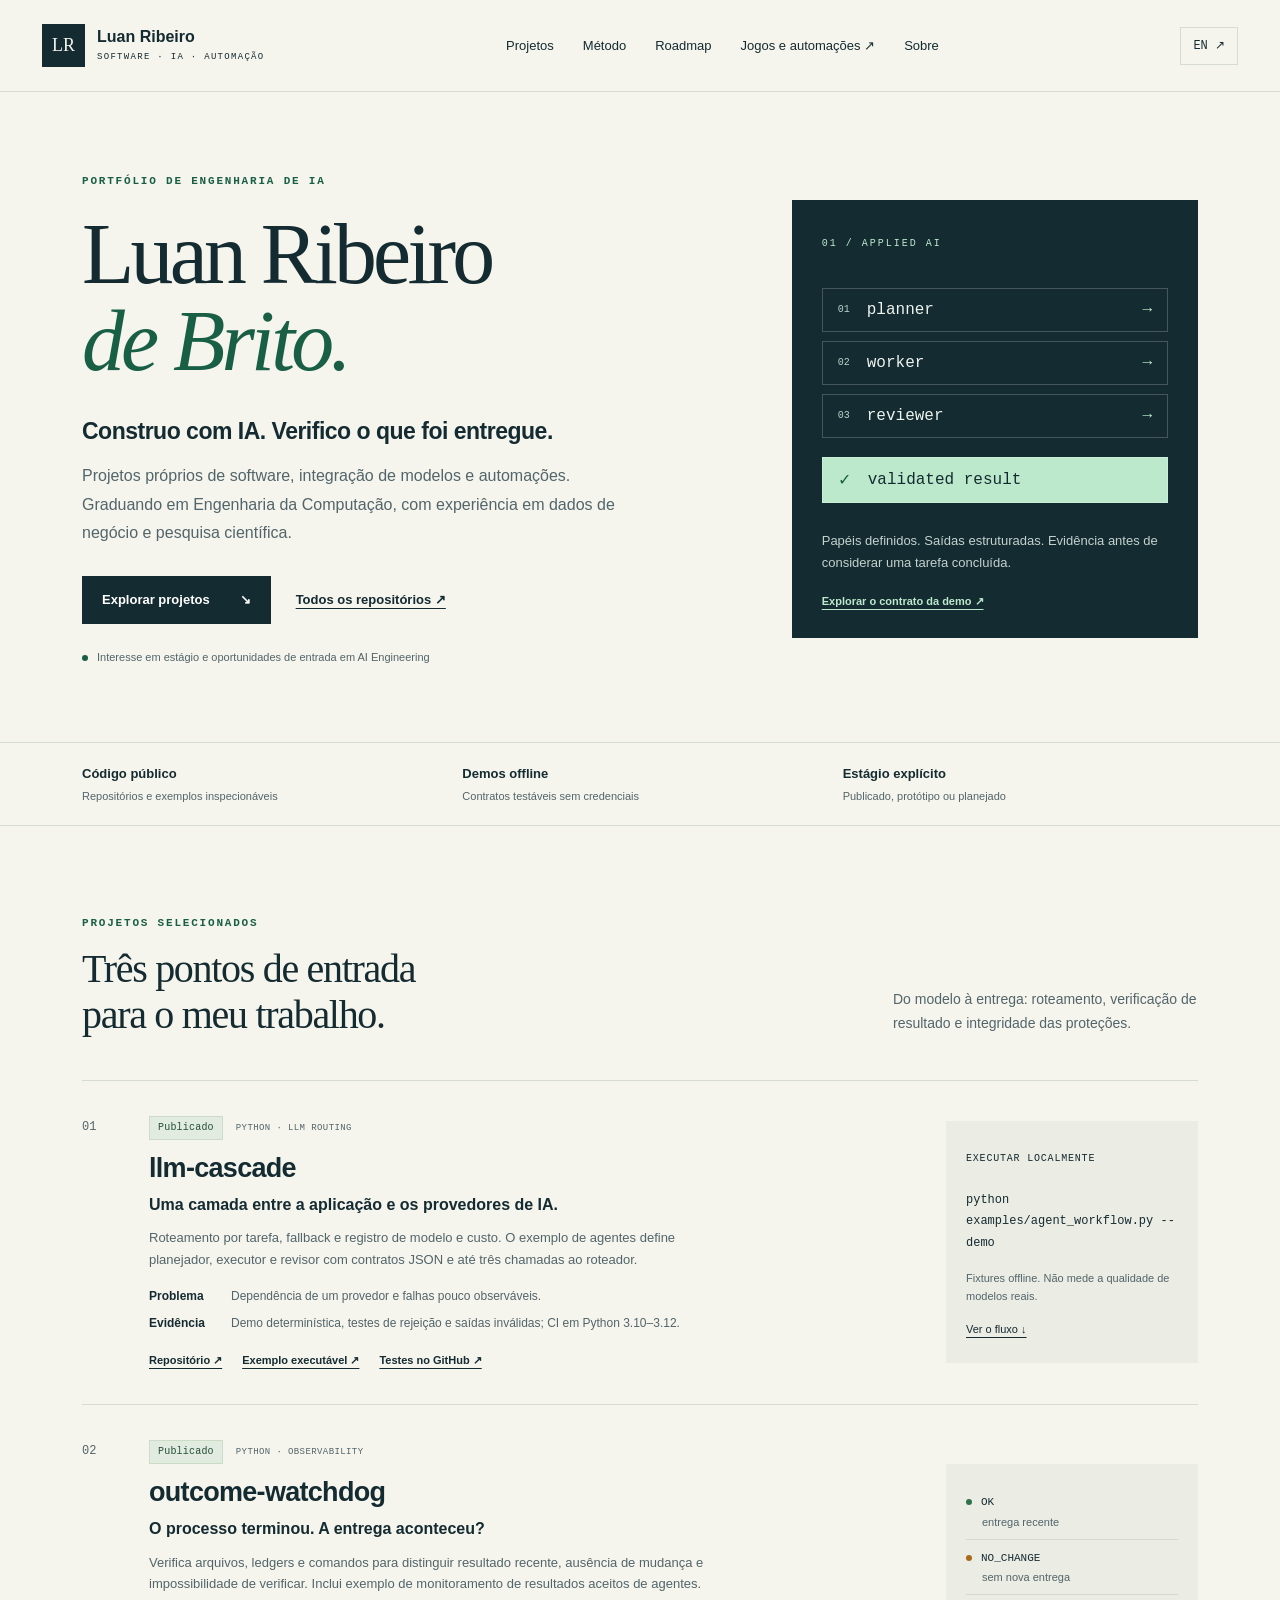
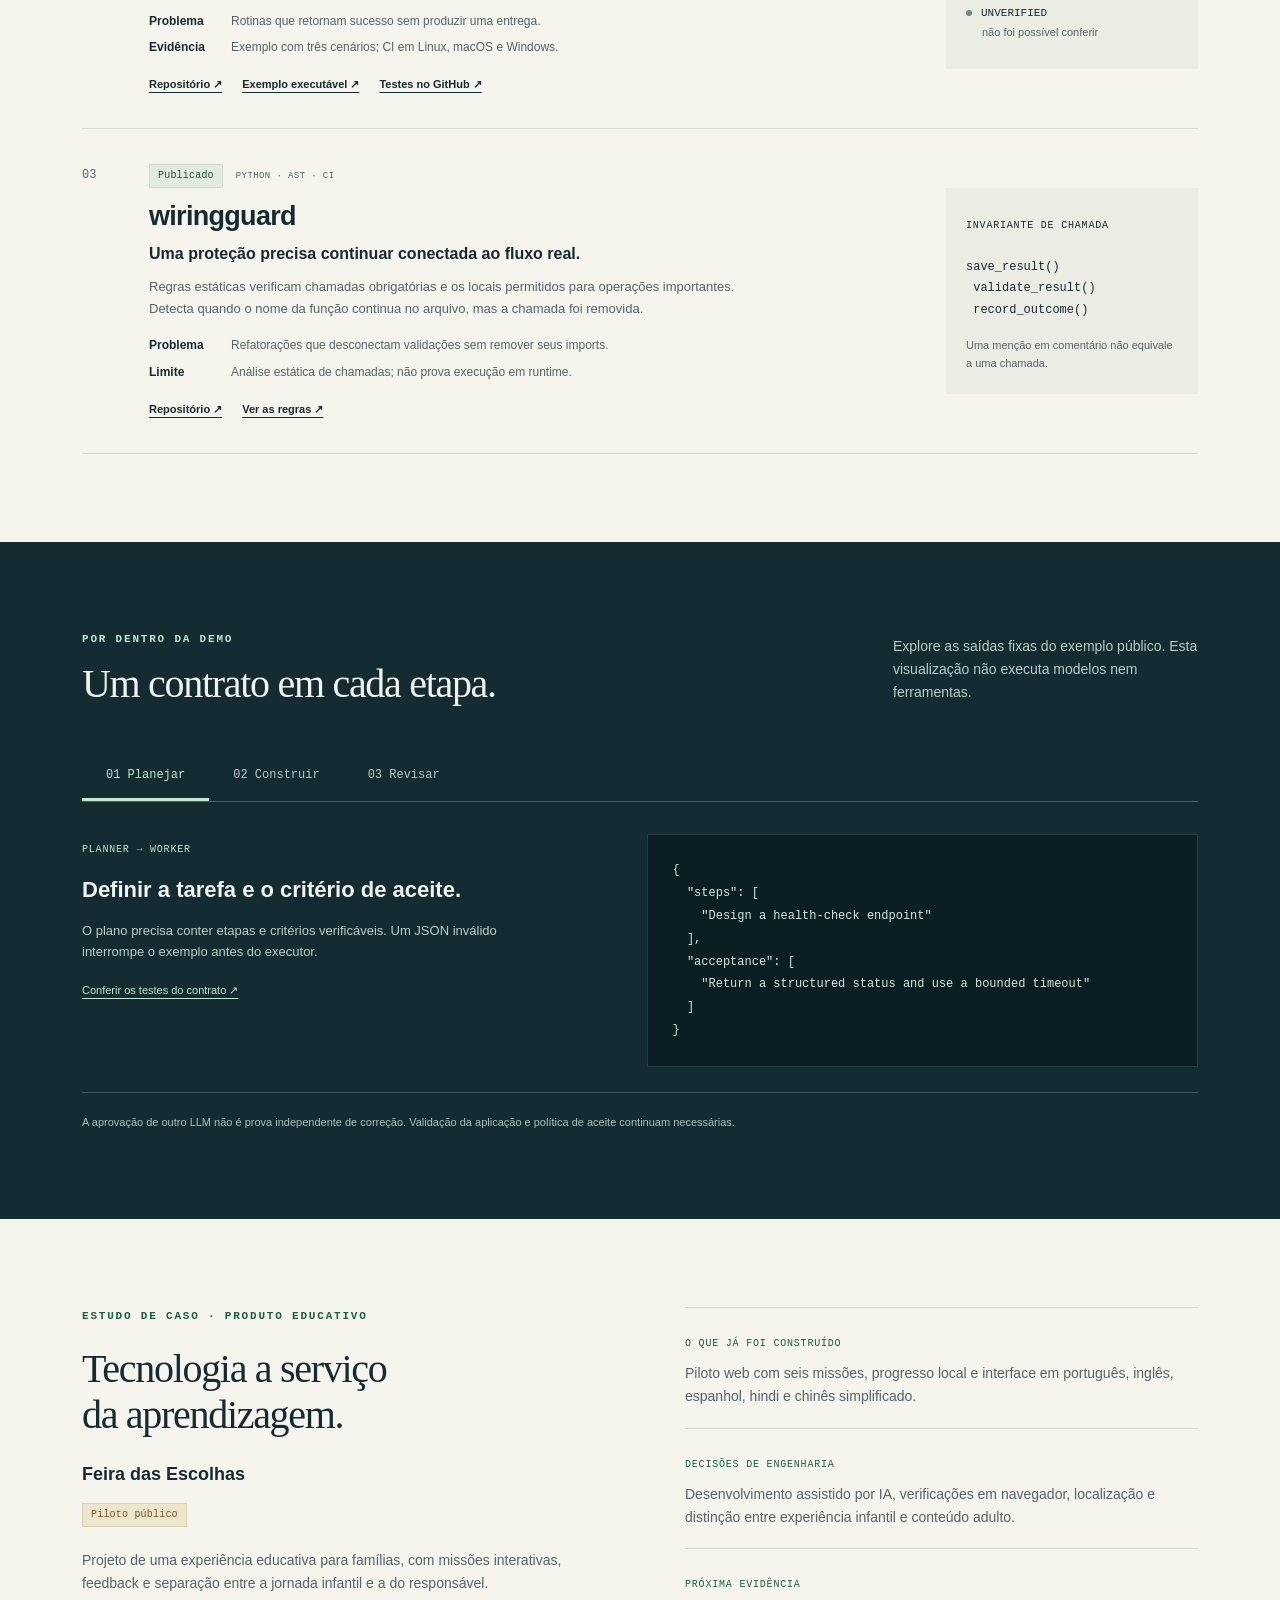
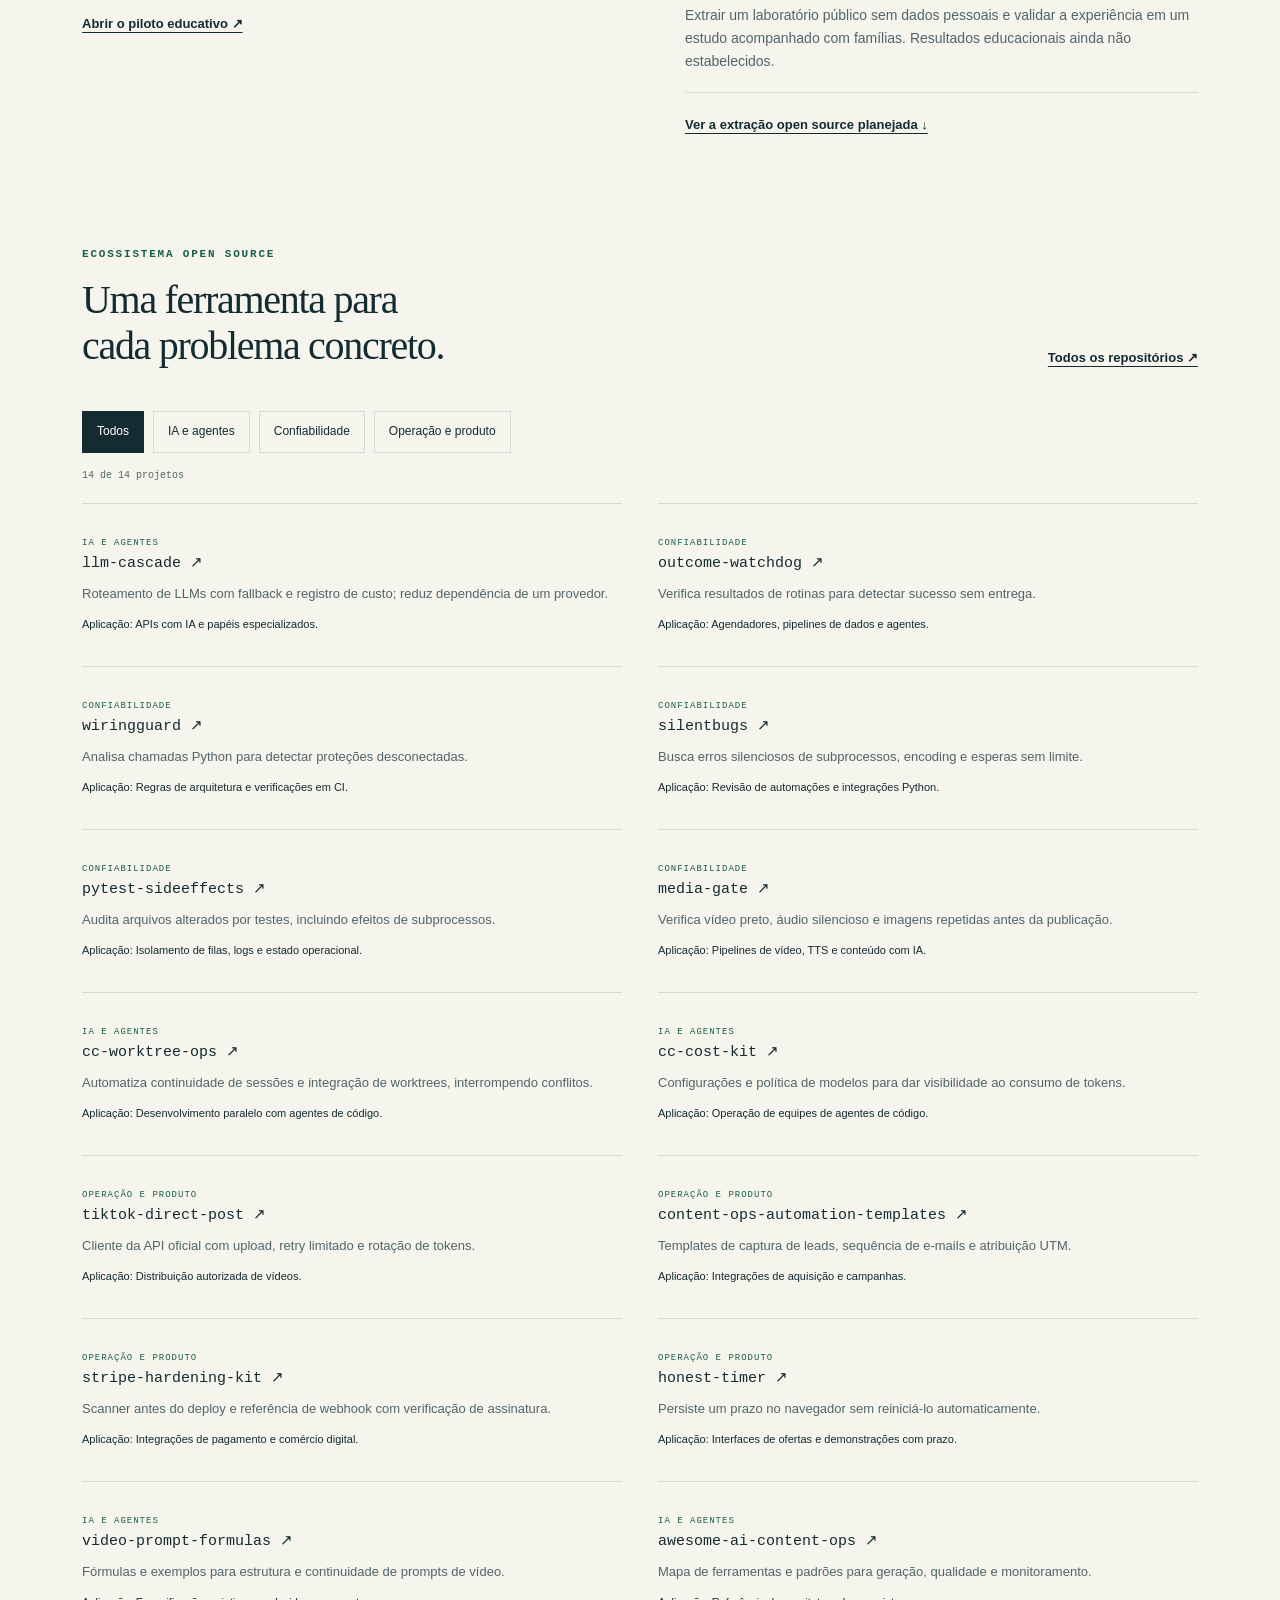
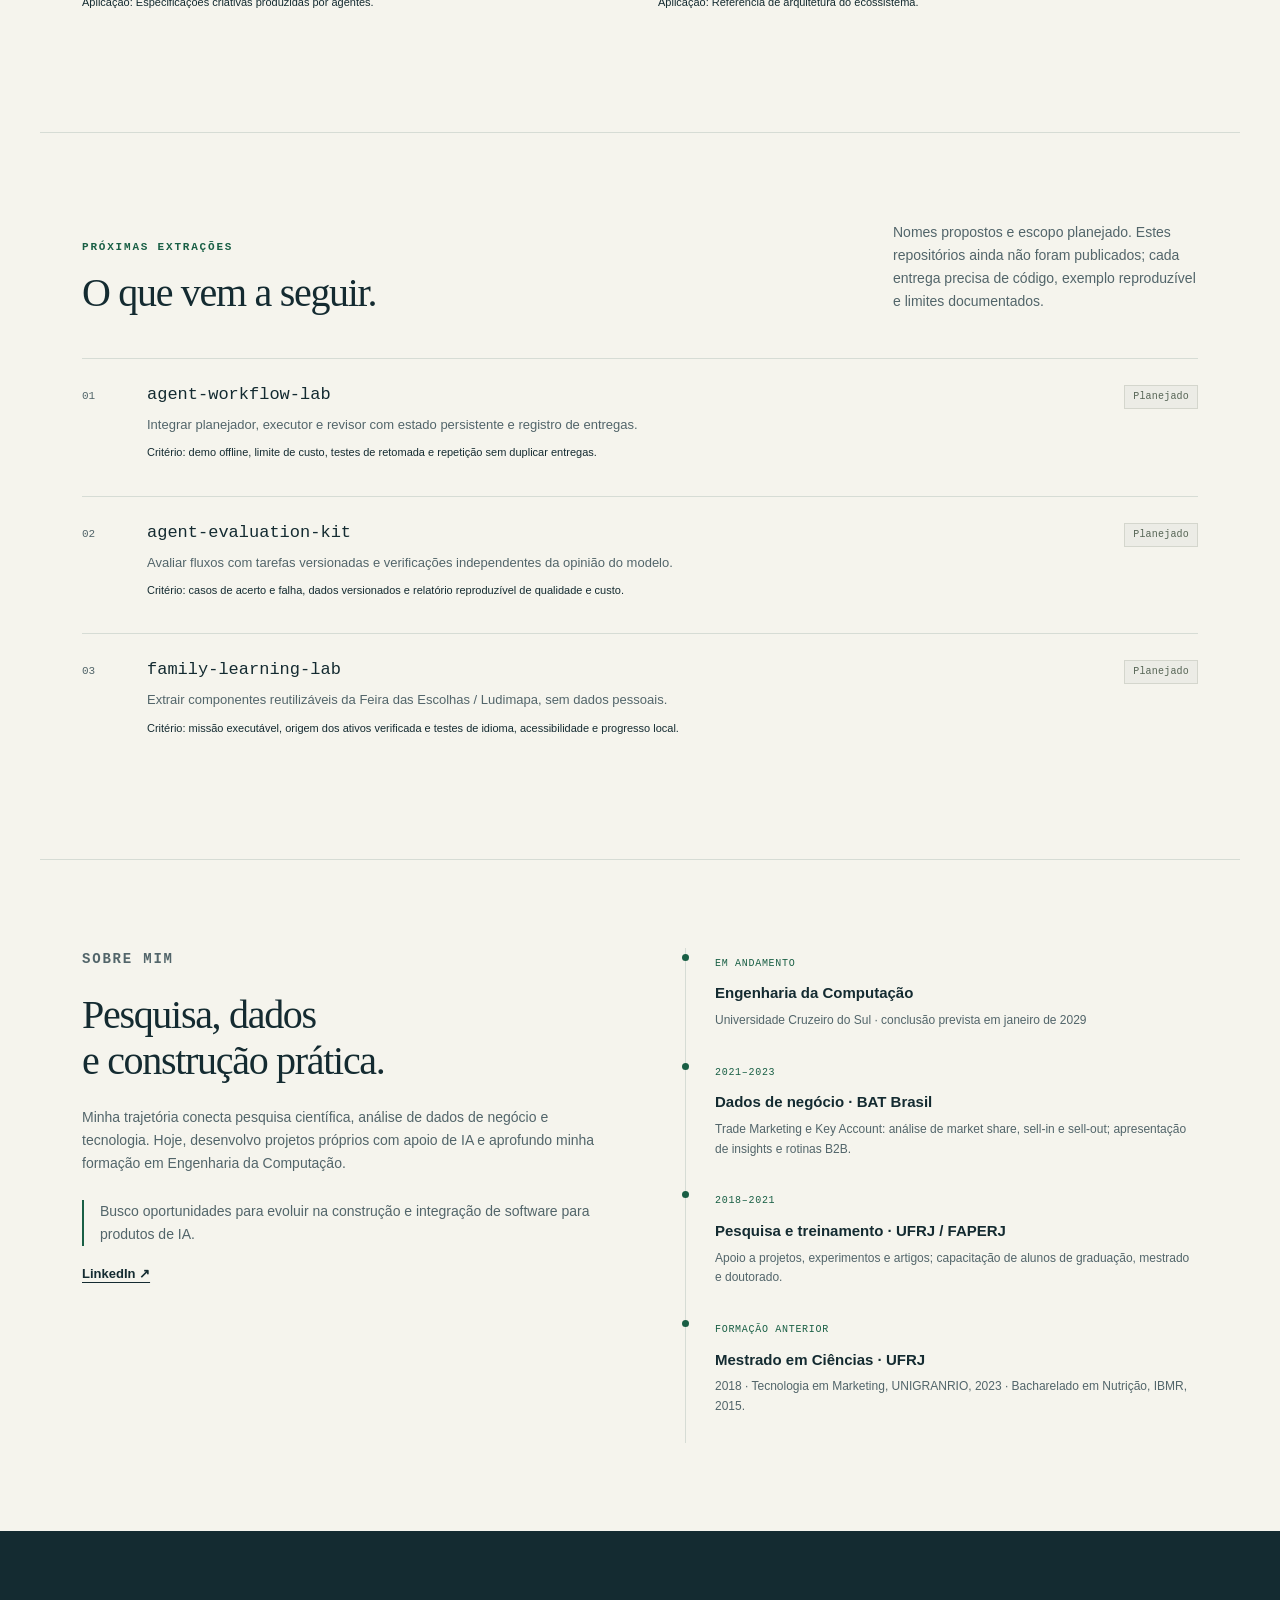
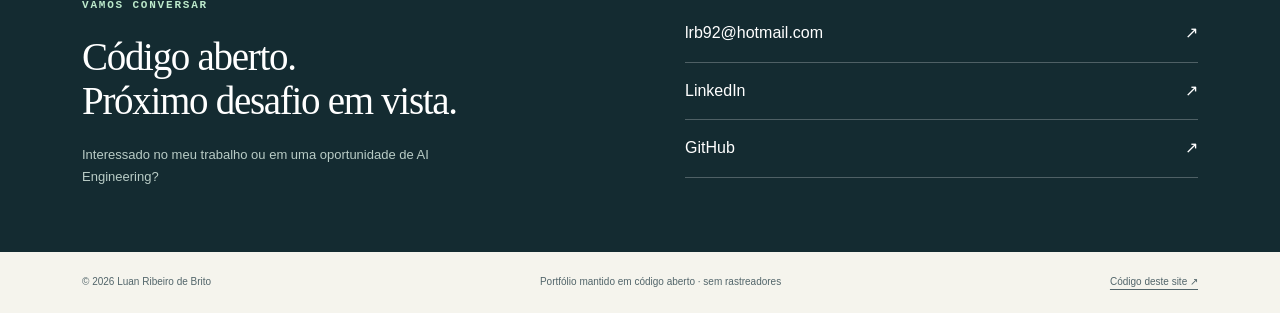
<file: index.html>
<!doctype html>
<html lang="pt-BR">
<head>
  <meta charset="utf-8"><meta name="viewport" content="width=device-width, initial-scale=1">
  <title>Luan Ribeiro de Brito | IA aplicada e automações</title>
  <meta name="description" content="Portfólio de Luan Ribeiro de Brito: software com IA, roteamento de LLMs, automações verificáveis e projetos open source. Engenharia da Computação em andamento.">
  <meta name="theme-color" content="#13252b">
  <meta property="og:title" content="Luan Ribeiro de Brito · IA aplicada">
  <meta property="og:description" content="Projetos open source, demos de agentes e engenharia de automações. Código, evidências e próximos passos.">
  <meta property="og:type" content="website"><meta property="og:url" content="https://luandv92.github.io/">
  <meta property="og:image" content="https://luandv92.github.io/social-card.png">
  <meta property="og:image:alt" content="Luan Ribeiro de Brito · Software, IA aplicada e automações">
  <meta name="twitter:card" content="summary_large_image">
  <link rel="canonical" href="https://luandv92.github.io/">
  <link rel="icon" href="favicon.svg" type="image/svg+xml">
  <link rel="stylesheet" href="style.css">
  <script src="app.js" defer></script>
  <script type="application/ld+json">{"@context":"https://schema.org","@type":"Person","name":"Luan Ribeiro de Brito","url":"https://luandv92.github.io/","sameAs":["https://github.com/luandv92","https://www.linkedin.com/in/luan-ribeiro-brito/"],"knowsAbout":["Python","LLM integration","Software automation","Software reliability"]}</script>
</head>
<body>
<a class="skip" href="#main" data-i18n="skip">Ir para o conteúdo</a>
<header class="site-header">
  <a class="brand" href="#" aria-label="Luan Ribeiro de Brito"><span class="monogram">LR</span><span>Luan Ribeiro<span class="brand-sub">SOFTWARE · IA · AUTOMAÇÃO</span></span></a>
  <nav aria-label="Principal"><a href="#projects" data-i18n="navProjects">Projetos</a><a href="#approach" data-i18n="navApproach">Método</a><a href="#roadmap">Roadmap</a><a href="projetos/" data-i18n="navHub">Jogos e automações ↗</a><a href="#about" data-i18n="navAbout">Sobre</a></nav>
  <button id="language" class="language" type="button" aria-label="Read portfolio in English">EN <span aria-hidden="true">↗</span></button>
</header>
<main id="main">
<section class="hero wrap" aria-labelledby="hero-title">
  <div class="hero-main"><p class="eyebrow" data-i18n="heroLabel">PORTFÓLIO DE ENGENHARIA DE IA</p>
    <h1 id="hero-title">Luan Ribeiro<br><em>de Brito.</em></h1>
    <p class="hero-lead" data-i18n="heroLead">Construo com IA. Verifico o que foi entregue.</p>
    <p class="hero-description" data-i18n="heroDescription">Projetos próprios de software, integração de modelos e automações. Graduando em Engenharia da Computação, com experiência em dados de negócio e pesquisa científica.</p>
    <div class="actions"><a class="button primary" href="#projects" data-i18n="seeProjects">Explorar projetos <span aria-hidden="true">↘</span></a><a class="text-link" href="https://github.com/luandv92?tab=repositories" data-i18n="allRepos">Todos os repositórios ↗</a></div>
    <p class="availability"><span class="status-dot" aria-hidden="true"></span><span data-i18n="availability">Interesse em estágio e oportunidades de entrada em AI Engineering</span></p>
  </div>
  <aside class="hero-note" aria-label="Foco de engenharia">
    <span class="note-index">01 / APPLIED AI</span>
    <div class="stack-visual" aria-hidden="true"><div><span>01</span>planner <b>→</b></div><div><span>02</span>worker <b>→</b></div><div><span>03</span>reviewer <b>→</b></div><div class="stack-result"><span>✓</span>validated result</div></div>
    <p data-i18n="heroNote">Papéis definidos. Saídas estruturadas. Evidência antes de considerar uma tarefa concluída.</p>
    <a href="#approach" class="text-link" data-i18n="exploreContract">Explorar o contrato da demo ↗</a>
  </aside>
</section>
<div class="proof-strip"><div class="wrap proof-items"><p><strong data-i18n="proofCode">Código público</strong><span data-i18n="proofCodeSub">Repositórios e exemplos inspecionáveis</span></p><p><strong data-i18n="proofDemo">Demos offline</strong><span data-i18n="proofDemoSub">Contratos testáveis sem credenciais</span></p><p><strong data-i18n="proofLimits">Estágio explícito</strong><span data-i18n="proofLimitsSub">Publicado, protótipo ou planejado</span></p></div></div>
<section id="projects" class="section wrap" aria-labelledby="projects-title">
  <div class="section-heading"><div><p class="eyebrow" data-i18n="selectedLabel">PROJETOS SELECIONADOS</p><h2 id="projects-title" data-i18n="selectedTitle">Três pontos de entrada<br>para o meu trabalho.</h2></div><p data-i18n="selectedDescription">Do modelo à entrega: roteamento, verificação de resultado e integridade das proteções.</p></div>
  <article class="featured"><div class="project-number">01</div><div class="project-body"><div class="project-meta"><span class="badge" data-i18n="published">Publicado</span><span>PYTHON · LLM ROUTING</span></div><h3>llm-cascade</h3><p class="project-one" data-i18n="llmOne">Uma camada entre a aplicação e os provedores de IA.</p><p data-i18n="llmDescription">Roteamento por tarefa, fallback e registro de modelo e custo. O exemplo de agentes define planejador, executor e revisor com contratos JSON e até três chamadas ao roteador.</p><dl class="project-facts"><div><dt data-i18n="problem">Problema</dt><dd data-i18n="llmProblem">Dependência de um provedor e falhas pouco observáveis.</dd></div><div><dt data-i18n="evidence">Evidência</dt><dd data-i18n="llmEvidence">Demo determinística, testes de rejeição e saídas inválidas; CI em Python 3.10–3.12.</dd></div></dl><div class="project-links"><a href="https://github.com/luandv92/llm-cascade" data-i18n="source">Repositório ↗</a><a href="https://github.com/luandv92/llm-cascade/blob/main/examples/agent_workflow.py" data-i18n="example">Exemplo executável ↗</a><a href="https://github.com/luandv92/llm-cascade/actions" data-i18n="ci">Testes no GitHub ↗</a></div></div><div class="project-aside"><span class="mono">RUN LOCALLY</span><pre><code>python examples/agent_workflow.py --demo</code></pre><p data-i18n="demoLimit">Fixtures offline. Não mede a qualidade de modelos reais.</p><a href="#approach" data-i18n="viewFlow">Ver o fluxo ↓</a></div></article>
  <article class="featured"><div class="project-number">02</div><div class="project-body"><div class="project-meta"><span class="badge" data-i18n="published">Publicado</span><span>PYTHON · OBSERVABILITY</span></div><h3>outcome-watchdog</h3><p class="project-one" data-i18n="outcomeOne">O processo terminou. A entrega aconteceu?</p><p data-i18n="outcomeDescription">Verifica arquivos, ledgers e comandos para distinguir resultado recente, ausência de mudança e impossibilidade de verificar. Inclui exemplo de monitoramento de resultados aceitos de agentes.</p><dl class="project-facts"><div><dt data-i18n="problem">Problema</dt><dd data-i18n="outcomeProblem">Rotinas que retornam sucesso sem produzir uma entrega.</dd></div><div><dt data-i18n="evidence">Evidência</dt><dd data-i18n="outcomeEvidence">Exemplo com três cenários; CI em Linux, macOS e Windows.</dd></div></dl><div class="project-links"><a href="https://github.com/luandv92/outcome-watchdog" data-i18n="source">Repositório ↗</a><a href="https://github.com/luandv92/outcome-watchdog/blob/master/examples/agent_outcomes.py" data-i18n="example">Exemplo executável ↗</a><a href="https://github.com/luandv92/outcome-watchdog/actions" data-i18n="ci">Testes no GitHub ↗</a></div></div><div class="verdicts" aria-label="Verdicts"><div><i class="green"></i>OK<span data-i18n="freshResult">entrega recente</span></div><div><i class="amber"></i>NO_CHANGE<span data-i18n="noResult">sem nova entrega</span></div><div><i class="slate"></i>UNVERIFIED<span data-i18n="unknownResult">não foi possível conferir</span></div></div></article>
  <article class="featured"><div class="project-number">03</div><div class="project-body"><div class="project-meta"><span class="badge" data-i18n="published">Publicado</span><span>PYTHON · AST · CI</span></div><h3>wiringguard</h3><p class="project-one" data-i18n="wiringOne">Uma proteção precisa continuar conectada ao fluxo real.</p><p data-i18n="wiringDescription">Regras estáticas verificam chamadas obrigatórias e os locais permitidos para operações importantes. Detecta quando o nome da função continua no arquivo, mas a chamada foi removida.</p><dl class="project-facts"><div><dt data-i18n="problem">Problema</dt><dd data-i18n="wiringProblem">Refatorações que desconectam validações sem remover seus imports.</dd></div><div><dt data-i18n="limit">Limite</dt><dd data-i18n="wiringLimit">Análise estática de chamadas; não prova execução em runtime.</dd></div></dl><div class="project-links"><a href="https://github.com/luandv92/wiringguard" data-i18n="source">Repositório ↗</a><a href="https://github.com/luandv92/wiringguard#the-two-kinds-of-rule" data-i18n="rules">Ver as regras ↗</a></div></div><div class="code-note"><span class="mono">CALL-SITE INVARIANT</span><pre><code>save_result()
 validate_result()
 record_outcome()</code></pre><p data-i18n="wiringNote">Uma menção em comentário não equivale a uma chamada.</p></div></article>
</section>
<section id="approach" class="approach section" aria-labelledby="approach-title"><div class="wrap"><div class="section-heading"><div><p class="eyebrow" data-i18n="approachLabel">POR DENTRO DA DEMO</p><h2 id="approach-title" data-i18n="approachTitle">Um contrato em cada etapa.</h2></div><p data-i18n="approachDescription">Explore as saídas fixas do exemplo público. Esta visualização não executa modelos nem ferramentas.</p></div>
  <div class="contract-tabs" role="tablist" aria-label="Etapas do exemplo"><button id="tab-plan" type="button" role="tab" aria-selected="true" aria-controls="contract-panel" tabindex="0" data-step="0" data-i18n="stepPlan">01 Planejar</button><button id="tab-work" type="button" role="tab" aria-selected="false" aria-controls="contract-panel" tabindex="-1" data-step="1" data-i18n="stepWork">02 Construir</button><button id="tab-review" type="button" role="tab" aria-selected="false" aria-controls="contract-panel" tabindex="-1" data-step="2" data-i18n="stepReview">03 Revisar</button></div>
  <div class="contract-panel" id="contract-panel" role="tabpanel" tabindex="0" aria-labelledby="tab-plan"><div><span id="contract-role" class="mono">PLANNER → WORKER</span><h3 id="contract-title">Definir a tarefa e o critério de aceite.</h3><p id="contract-description">O plano precisa conter etapas e critérios verificáveis. Um JSON inválido interrompe o exemplo antes do executor.</p><a href="https://github.com/luandv92/llm-cascade/blob/main/tests/test_agent_workflow.py" data-i18n="contractTests">Conferir os testes do contrato ↗</a></div><pre id="contract-code" aria-label="JSON de exemplo"></pre></div>
  <p class="approach-foot" data-i18n="approachLimit">A aprovação de outro LLM não é prova independente de correção. Validação da aplicação e política de aceite continuam necessárias.</p>
</div></section>
<section class="section wrap" id="education" aria-labelledby="education-title"><div class="education-layout"><div><p class="eyebrow" data-i18n="educationLabel">ESTUDO DE CASO · PRODUTO EDUCATIVO</p><h2 id="education-title" data-i18n="educationTitle">Tecnologia a serviço<br>da aprendizagem.</h2><p class="large-copy" data-i18n="educationLead">Feira das Escolhas</p><span class="badge prototype" data-i18n="prototype">Piloto público</span><p data-i18n="educationDescription">Projeto de uma experiência educativa para famílias, com missões interativas, feedback e separação entre a jornada infantil e a do responsável.</p><a class="text-link" href="https://feira.storyteller-mari.com/?lang=pt-BR" data-i18n="educationLive">Abrir o piloto educativo ↗</a></div><div class="education-detail"><div><span class="mono" data-i18n="builtLabel">O QUE JÁ FOI CONSTRUÍDO</span><p data-i18n="educationBuilt">Piloto web com seis missões, progresso local e interface em português, inglês, espanhol, hindi e chinês simplificado.</p></div><div><span class="mono" data-i18n="decisionsLabel">DECISÕES DE ENGENHARIA</span><p data-i18n="educationDecisions">Desenvolvimento assistido por IA, verificações em navegador, localização e distinção entre experiência infantil e conteúdo adulto.</p></div><div><span class="mono" data-i18n="nextLabel">PRÓXIMA EVIDÊNCIA</span><p data-i18n="educationNext">Extrair um laboratório público sem dados pessoais e validar a experiência em um estudo acompanhado com famílias. Resultados educacionais ainda não estabelecidos.</p></div><a class="text-link" href="#roadmap" data-i18n="educationRoadmap">Ver a extração open source planejada ↓</a></div></div></section>
<section class="section catalog wrap" aria-labelledby="catalog-title"><div class="section-heading"><div><p class="eyebrow" data-i18n="catalogLabel">ECOSSISTEMA OPEN SOURCE</p><h2 id="catalog-title" data-i18n="catalogTitle">Uma ferramenta para<br>cada problema concreto.</h2></div><a class="text-link" href="https://github.com/luandv92?tab=repositories" data-i18n="allRepos">Todos os repositórios ↗</a></div><div class="filters" role="group" aria-label="Filtrar projetos"><button type="button" data-filter="all" aria-pressed="true" data-i18n="filterAll">Todos</button><button type="button" data-filter="ai" aria-pressed="false" data-i18n="filterAI">IA e agentes</button><button type="button" data-filter="reliability" aria-pressed="false" data-i18n="filterReliability">Confiabilidade</button><button type="button" data-filter="ops" aria-pressed="false" data-i18n="filterOps">Operação e produto</button></div><p id="catalog-count" class="catalog-count" aria-live="polite"></p><div class="repo-grid" id="repo-grid"></div><noscript><p>Confira os projetos em <a href="https://github.com/luandv92?tab=repositories">github.com/luandv92</a>. Os projetos em destaque acima estão disponíveis sem JavaScript.</p></noscript></section>
<section id="roadmap" class="section roadmap wrap" aria-labelledby="roadmap-title"><div class="section-heading"><div><p class="eyebrow" data-i18n="roadmapLabel">PRÓXIMAS EXTRAÇÕES</p><h2 id="roadmap-title" data-i18n="roadmapTitle">O que vem a seguir.</h2></div><p data-i18n="roadmapDescription">Nomes propostos e escopo planejado. Estes repositórios ainda não foram publicados; cada entrega precisa de código, exemplo reproduzível e limites documentados.</p></div><div id="roadmap-list"></div></section>
<section id="about" class="section about wrap" aria-labelledby="about-title"><div><p class="eyebrow" data-i18n="aboutLabel">SOBRE MIM</p><h2 id="about-title" data-i18n="aboutTitle">Pesquisa, dados<br>e construção prática.</h2><p data-i18n="aboutDescription">Minha trajetória conecta pesquisa científica, análise de dados de negócio e tecnologia. Hoje, desenvolvo projetos próprios com apoio de IA e aprofundo minha formação em Engenharia da Computação.</p><p class="about-note" data-i18n="aboutNote">Busco oportunidades para evoluir na construção e integração de software para produtos de IA.</p><a class="text-link" href="https://www.linkedin.com/in/luan-ribeiro-brito/">LinkedIn ↗</a></div><div class="timeline"><div><span class="timeline-year" data-i18n="ongoing">EM ANDAMENTO</span><h3 data-i18n="degree">Engenharia da Computação</h3><p data-i18n="degreeDetail">Universidade Cruzeiro do Sul · conclusão prevista em janeiro de 2029</p></div><div><span class="timeline-year">2021–2023</span><h3 data-i18n="bat">Dados de negócio · BAT Brasil</h3><p data-i18n="batDetail">Trade Marketing e Key Account: análise de market share, sell-in e sell-out; apresentação de insights e rotinas B2B.</p></div><div><span class="timeline-year">2018–2021</span><h3 data-i18n="ufrj">Pesquisa e treinamento · UFRJ / FAPERJ</h3><p data-i18n="ufrjDetail">Apoio a projetos, experimentos e artigos; capacitação de alunos de graduação, mestrado e doutorado.</p></div><div><span class="timeline-year" data-i18n="background">FORMAÇÃO ANTERIOR</span><h3 data-i18n="masters">Mestrado em Ciências · UFRJ</h3><p data-i18n="mastersDetail">2018 · Tecnologia em Marketing, UNIGRANRIO, 2023 · Bacharelado em Nutrição, IBMR, 2015.</p></div></div></section>
<section class="contact"><div class="wrap contact-inner"><div><p class="eyebrow" data-i18n="contactLabel">VAMOS CONVERSAR</p><h2 data-i18n="contactTitle">Código aberto.<br>Próximo desafio em vista.</h2><p data-i18n="contactDescription">Interessado no meu trabalho ou em uma oportunidade de AI Engineering?</p></div><div class="contact-links"><a href="mailto:lrb92@hotmail.com">lrb92@hotmail.com <span aria-hidden="true">↗</span></a><a href="https://www.linkedin.com/in/luan-ribeiro-brito/">LinkedIn <span aria-hidden="true">↗</span></a><a href="https://github.com/luandv92">GitHub <span aria-hidden="true">↗</span></a></div></div></section>
</main><footer class="wrap footer"><span>© <span id="year">2026</span> Luan Ribeiro de Brito</span><span data-i18n="footer">Portfólio mantido em código aberto · sem rastreadores</span><a href="https://github.com/luandv92/luandv92.github.io" data-i18n="siteSource">Código deste site ↗</a></footer>
</body></html>
</file>
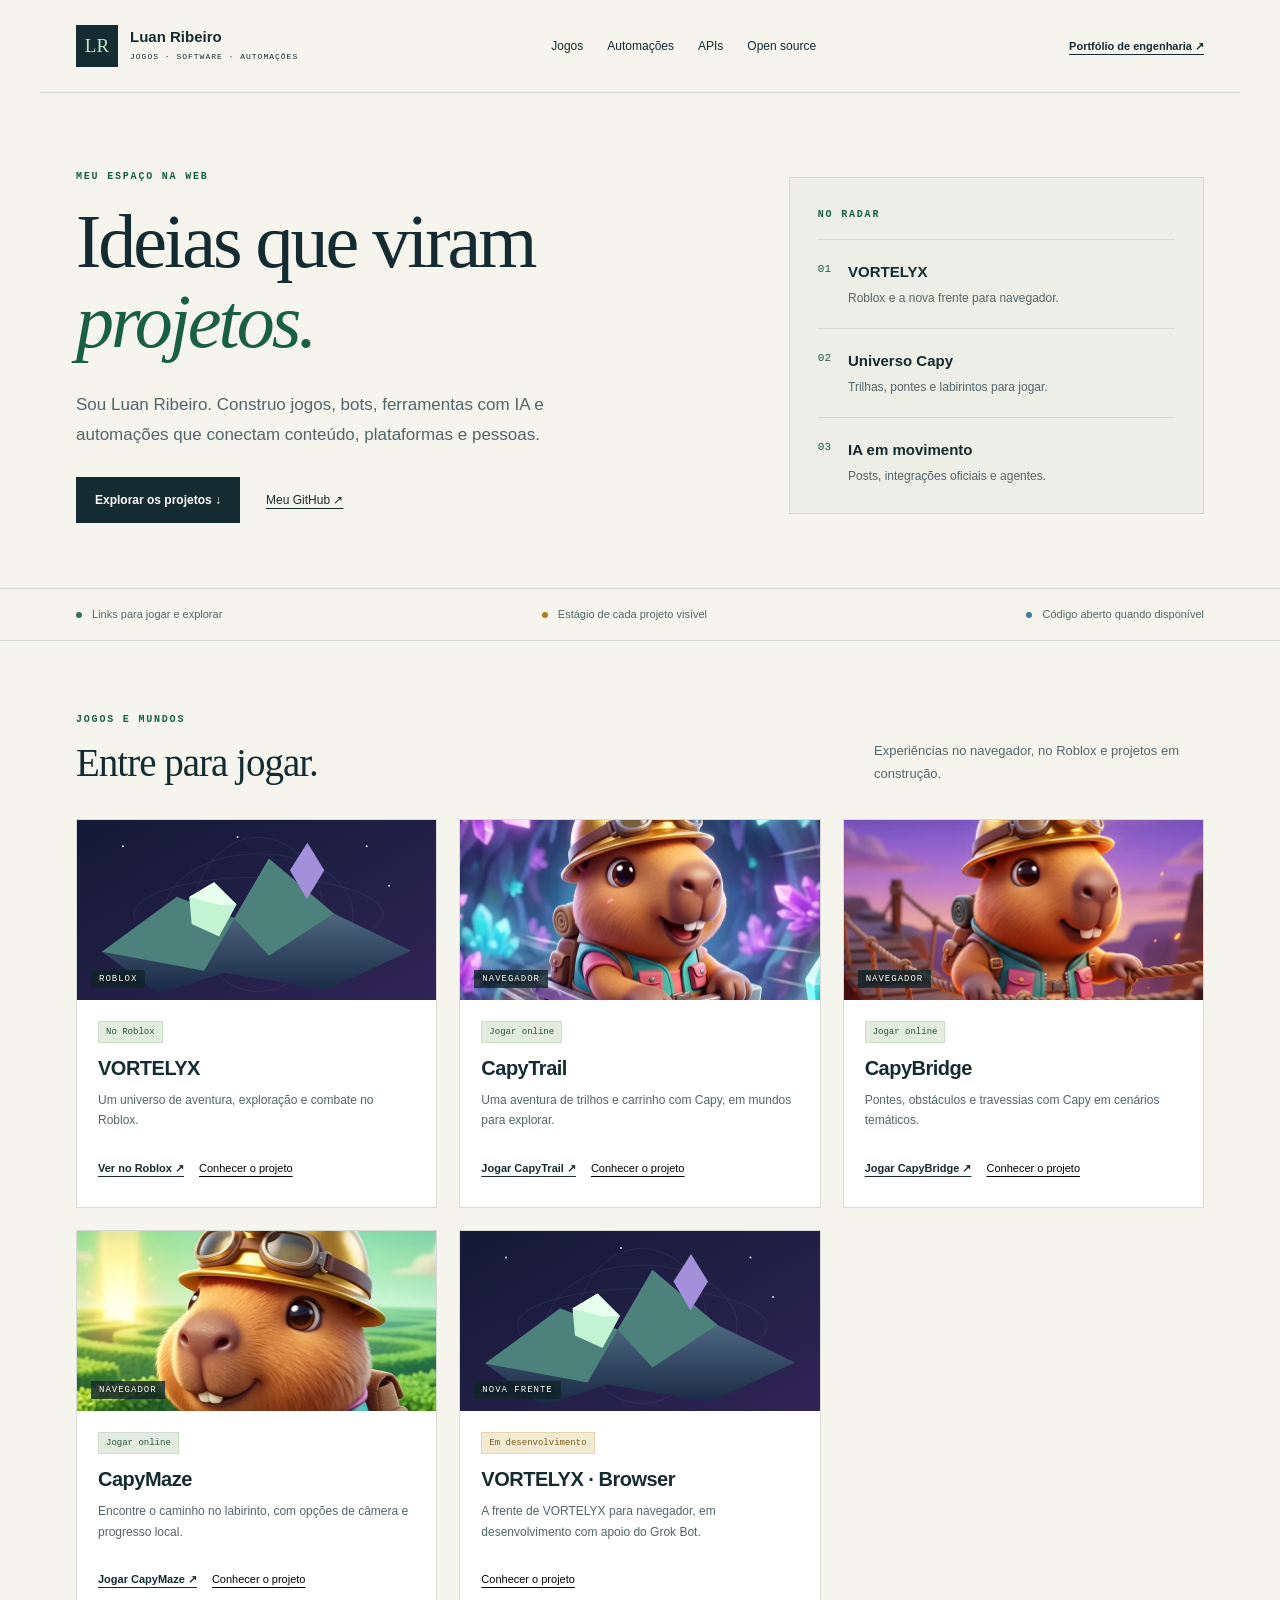
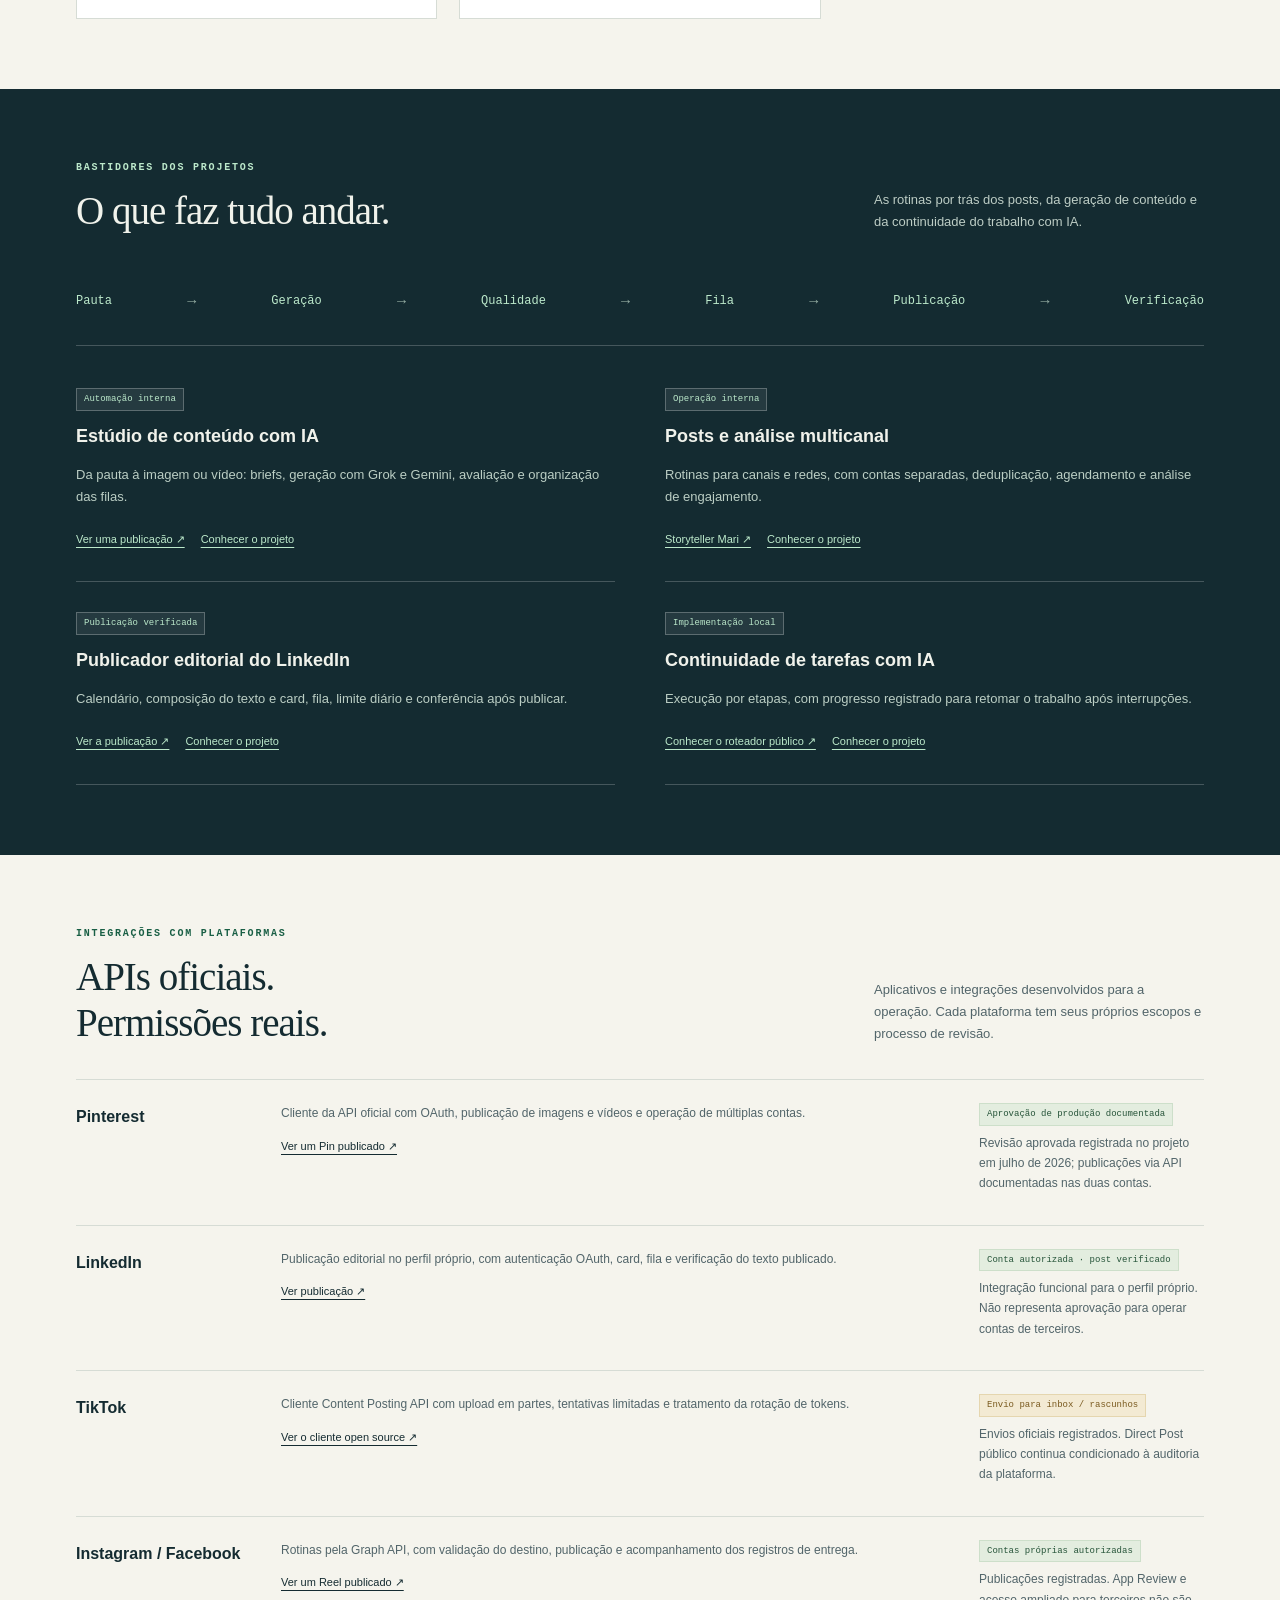
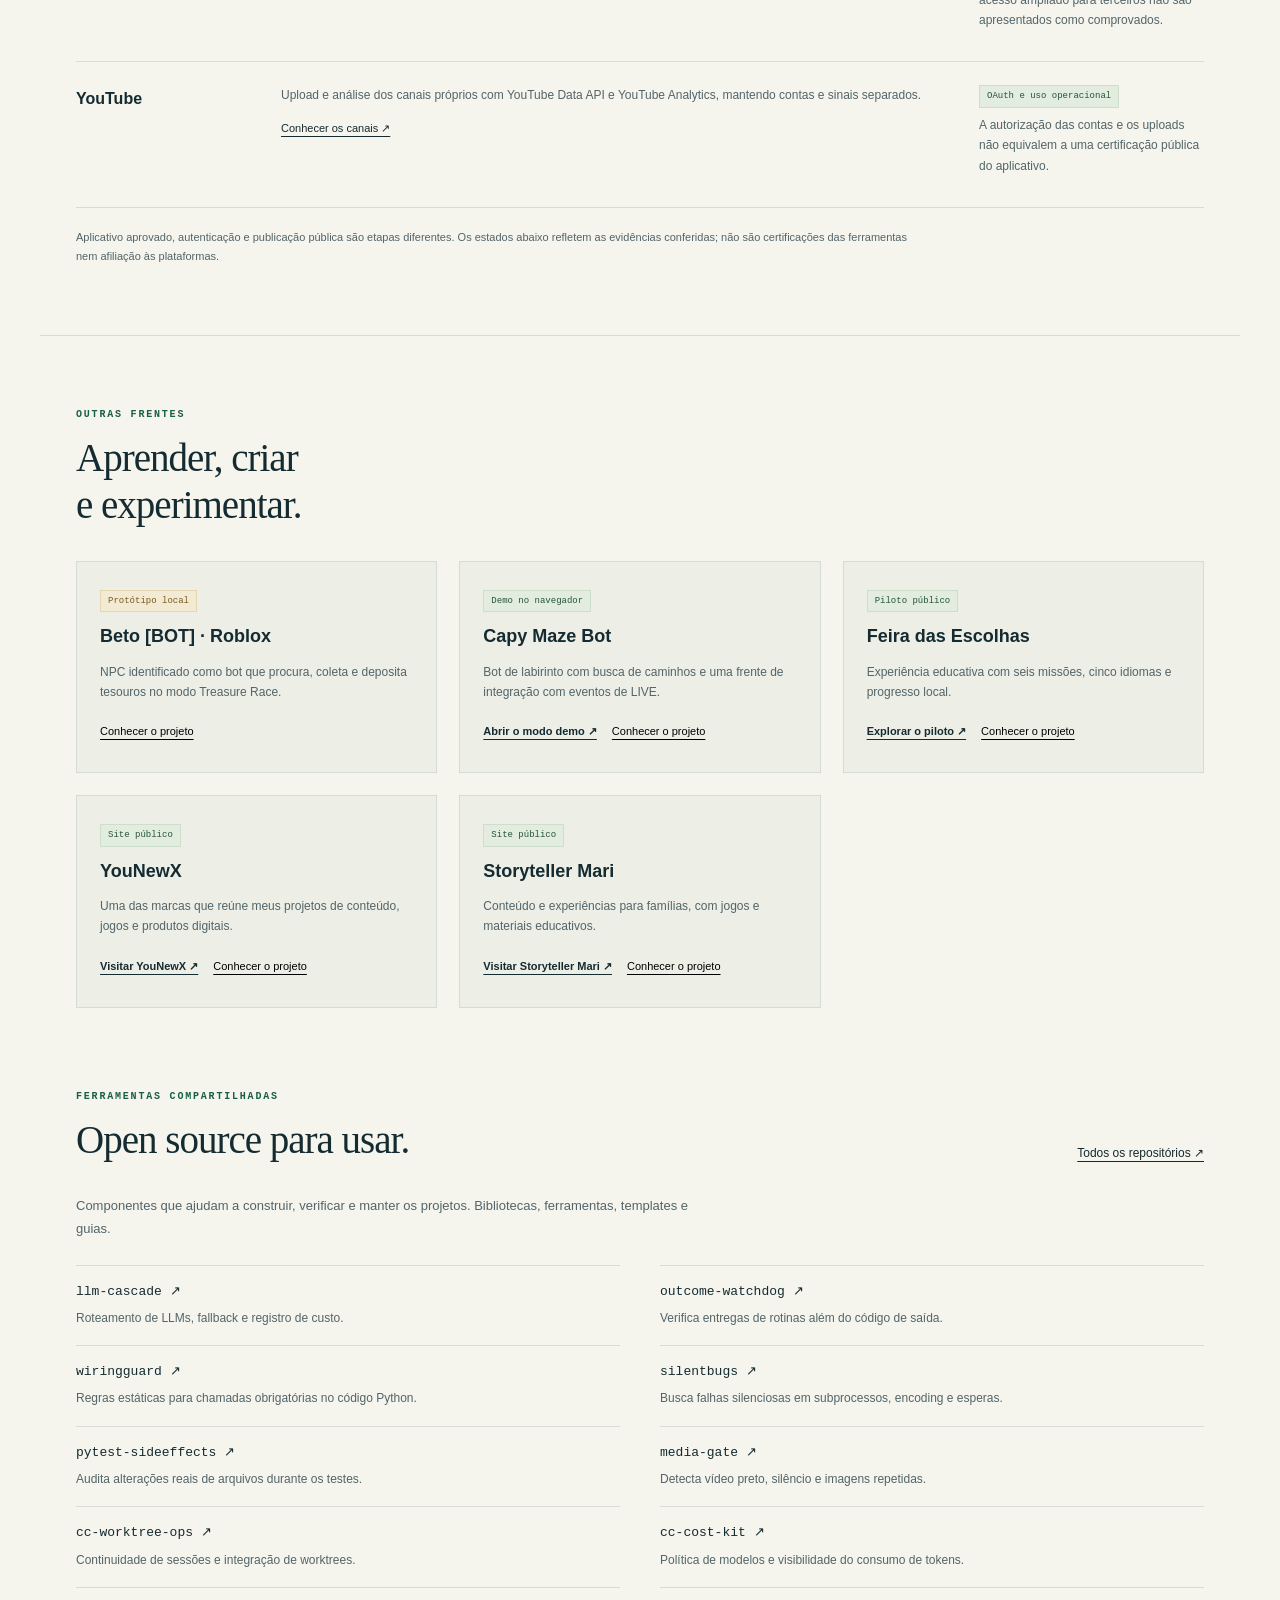
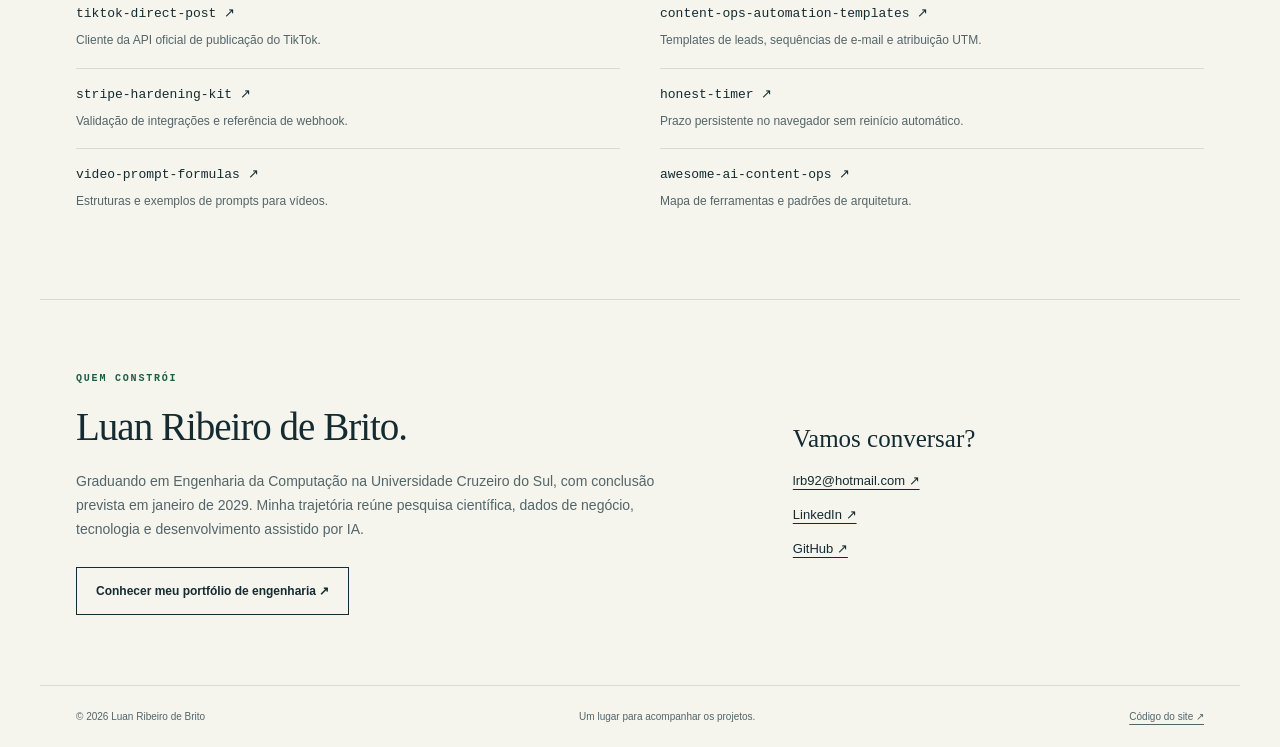
<file: projetos/index.html>
<!doctype html>
<html lang="pt-BR">
<head>
<meta charset="utf-8"><meta name="viewport" content="width=device-width,initial-scale=1">
<title>Luan Ribeiro | Jogos, bots e automações</title>
<meta name="description" content="Todos os projetos de Luan Ribeiro: VORTELYX, jogos Capy, bots, automações de posts, integrações com APIs oficiais e ferramentas open source.">
<meta name="theme-color" content="#142b31"><meta property="og:title" content="Luan Ribeiro · Projetos"><meta property="og:description" content="Jogos, bots, automações e software com IA. Explore o que já pode jogar, conhecer e usar."><meta property="og:type" content="website"><meta property="og:image" content="https://luandv92.github.io/social-card.png">
<link rel="canonical" href="https://luandev92.younewx.com/"><link rel="icon" href="favicon.svg" type="image/svg+xml"><link rel="stylesheet" href="hub.css"><script src="hub.js" defer></script>
</head>
<body>
<a class="skip" href="#main">Ir para o conteúdo</a>
<header class="header wrap"><a class="brand" href="#"><span class="mark">LR</span><span>Luan Ribeiro<small>JOGOS · SOFTWARE · AUTOMAÇÕES</small></span></a><nav aria-label="Principal"><a href="#jogos">Jogos</a><a href="#automacoes">Automações</a><a href="#apis">APIs</a><a href="#opensource">Open source</a></nav><a class="portfolio-link" href="https://luandv92.github.io/">Portfólio de engenharia ↗</a></header>
<main id="main">
<section class="hero wrap"><div><p class="eyebrow">MEU ESPAÇO NA WEB</p><h1>Ideias que viram<br><em>projetos.</em></h1><p class="intro">Sou Luan Ribeiro. Construo jogos, bots, ferramentas com IA e automações que conectam conteúdo, plataformas e pessoas.</p><div class="hero-links"><a class="button" href="#jogos">Explorar os projetos ↓</a><a href="https://github.com/luandv92?tab=repositories">Meu GitHub ↗</a></div></div><aside class="now"><span class="eyebrow">NO RADAR</span><div class="now-item"><span class="number">01</span><div><strong>VORTELYX</strong><p>Roblox e a nova frente para navegador.</p></div></div><div class="now-item"><span class="number">02</span><div><strong>Universo Capy</strong><p>Trilhas, pontes e labirintos para jogar.</p></div></div><div class="now-item"><span class="number">03</span><div><strong>IA em movimento</strong><p>Posts, integrações oficiais e agentes.</p></div></div></aside></section>
<div class="index-strip"><div class="wrap"><span><i class="dot green"></i> Links para jogar e explorar</span><span><i class="dot amber"></i> Estágio de cada projeto visível</span><span><i class="dot blue"></i> Código aberto quando disponível</span></div></div>
<section id="jogos" class="section wrap"><div class="section-head"><div><p class="eyebrow">JOGOS E MUNDOS</p><h2>Entre para jogar.</h2></div><p>Experiências no navegador, no Roblox e projetos em construção.</p></div><div class="games-grid" id="games-grid"></div><noscript><p><a href="https://capy.younewx.com/hub">Abrir os jogos Capy</a> · <a href="https://www.roblox.com/games/78476352017267/">Ver VORTELYX no Roblox</a>. Ative JavaScript para explorar o catálogo completo e os detalhes dos projetos.</p></noscript></section>
<section id="automacoes" class="automation-section"><div class="wrap section"><div class="section-head"><div><p class="eyebrow">BASTIDORES DOS PROJETOS</p><h2>O que faz tudo andar.</h2></div><p>As rotinas por trás dos posts, da geração de conteúdo e da continuidade do trabalho com IA.</p></div><div class="flow" aria-label="Fluxo de conteúdo"><span>Pauta</span><b aria-hidden="true">→</b><span>Geração</span><b aria-hidden="true">→</b><span>Qualidade</span><b aria-hidden="true">→</b><span>Fila</span><b aria-hidden="true">→</b><span>Publicação</span><b aria-hidden="true">→</b><span>Verificação</span></div><div id="automation-grid" class="automation-grid"></div></div></section>
<section id="apis" class="section wrap"><div class="section-head"><div><p class="eyebrow">INTEGRAÇÕES COM PLATAFORMAS</p><h2>APIs oficiais.<br>Permissões reais.</h2></div><p>Aplicativos e integrações desenvolvidos para a operação. Cada plataforma tem seus próprios escopos e processo de revisão.</p></div><div id="api-list" class="api-list"></div><p class="note">Aplicativo aprovado, autenticação e publicação pública são etapas diferentes. Os estados abaixo refletem as evidências conferidas; não são certificações das ferramentas nem afiliação às plataformas.</p></section>
<section id="mais" class="section wrap more-section"><div class="section-head"><div><p class="eyebrow">OUTRAS FRENTES</p><h2>Aprender, criar<br>e experimentar.</h2></div></div><div id="more-grid" class="more-grid"></div></section>
<section id="opensource" class="section wrap oss-section"><div class="section-head"><div><p class="eyebrow">FERRAMENTAS COMPARTILHADAS</p><h2>Open source para usar.</h2></div><a href="https://github.com/luandv92?tab=repositories">Todos os repositórios ↗</a></div><p class="oss-intro">Componentes que ajudam a construir, verificar e manter os projetos. Bibliotecas, ferramentas, templates e guias.</p><div class="oss-grid" id="oss-grid"></div></section>
<section class="about wrap section"><div><p class="eyebrow">QUEM CONSTRÓI</p><h2>Luan Ribeiro de Brito.</h2><p>Graduando em Engenharia da Computação na Universidade Cruzeiro do Sul, com conclusão prevista em janeiro de 2029. Minha trajetória reúne pesquisa científica, dados de negócio, tecnologia e desenvolvimento assistido por IA.</p><a class="button outline" href="https://luandv92.github.io/">Conhecer meu portfólio de engenharia ↗</a></div><div class="contact"><h3>Vamos conversar?</h3><a href="mailto:lrb92@hotmail.com">lrb92@hotmail.com ↗</a><a href="https://www.linkedin.com/in/luan-ribeiro-brito/">LinkedIn ↗</a><a href="https://github.com/luandv92">GitHub ↗</a></div></section>
</main>
<footer class="wrap footer"><span>© <span id="year">2026</span> Luan Ribeiro de Brito</span><span>Um lugar para acompanhar os projetos.</span><a href="https://github.com/luandv92/luandv92.github.io/tree/main/projetos">Código do site ↗</a></footer>
<dialog id="project-dialog" aria-labelledby="dialog-title"><div class="dialog-top"><span class="eyebrow" id="dialog-category"></span><button type="button" id="dialog-close" aria-label="Fechar detalhes">×</button></div><span id="dialog-status" class="badge"></span><h2 id="dialog-title"></h2><p id="dialog-description"></p><h3>Como foi construído</h3><p id="dialog-engineering"></p><h3>Estágio atual</h3><p id="dialog-stage"></p><div id="dialog-links" class="dialog-links"></div></dialog>
</body></html>
</file>
<file: style.css>
@charset "UTF-8";
:root{--ink:#142b31;--paper:#f5f4ed;--muted:#52656a;--line:#d6dcd5;--green:#195f45;--mint:#bce9cb;--white:#fff;--mono:Consolas,"Courier New",monospace;--body:"Segoe UI",Arial,sans-serif}
*{box-sizing:border-box}html{scroll-behavior:smooth;scroll-padding-top:100px}body{margin:0;background:var(--paper);color:var(--ink);font:16px/1.65 var(--body)}a{color:inherit;text-underline-offset:4px}a:hover{color:var(--green)}button{font:inherit;cursor:pointer}button,a{-webkit-tap-highlight-color:transparent}a:focus-visible,button:focus-visible,[tabindex]:focus-visible{outline:3px solid #b76b18;outline-offset:5px}button{color:inherit}::selection{background:var(--mint);color:var(--ink)}.wrap{max-width:1200px;padding:0 42px;margin:auto}.skip{position:fixed;top:-100px;left:12px;background:var(--ink);color:white;padding:12px;z-index:10}.skip:focus{top:12px}.site-header{display:flex;align-items:center;justify-content:space-between;gap:25px;max-width:1440px;margin:auto;padding:24px 42px;border-bottom:1px solid var(--line)}.brand{display:flex;gap:12px;align-items:center;text-decoration:none;font-size:16px;font-weight:650;line-height:1.4}.monogram{display:grid;place-items:center;width:43px;height:43px;background:var(--ink);color:var(--paper);font:18px Georgia,serif}.brand-sub{display:block;font:9px/1.8 var(--mono);letter-spacing:1.3px}.site-header nav{display:flex;gap:29px;font-size:13px}.site-header nav a{text-decoration:none}.language{background:none;border:1px solid var(--line);padding:7px 12px;font:12px var(--mono);min-height:38px}.hero{display:grid;grid-template-columns:1.55fr 1fr;gap:80px;padding-top:80px;padding-bottom:76px;align-items:center}.eyebrow{font:11px/1.7 var(--mono);letter-spacing:1.8px;color:var(--green);margin:0 0 20px;font-weight:700}h1,h2,h3,p{margin-top:0}h1{font:clamp(60px,6.7vw,89px)/1.02 Georgia,"Times New Roman",serif;letter-spacing:-3.8px;margin-bottom:29px;font-weight:400}h1 em{font-weight:400;color:var(--green)}.hero-lead{font-size:23px;line-height:1.4;font-weight:600;letter-spacing:-.5px;margin-bottom:15px}.hero-description{font-size:16px;color:var(--muted);max-width:550px;line-height:1.8}.actions{display:flex;align-items:center;gap:25px;margin-top:28px}.button{display:inline-flex;gap:30px;align-items:center;padding:13px 20px;min-height:48px;text-decoration:none;font-size:13px;font-weight:600}.primary{background:var(--ink);color:white}.primary:hover{background:var(--green);color:white}.text-link{font-size:13px;font-weight:600}.availability{display:flex;gap:9px;align-items:flex-start;font-size:11px;color:var(--muted);margin:24px 0 0}.status-dot{display:inline-block;flex-shrink:0;width:6px;height:6px;border-radius:50%;background:var(--green);margin-top:7px}.hero-note{background:var(--ink);color:#eef3ed;padding:28px 30px 25px;position:relative}.note-index{font:10px var(--mono);letter-spacing:2px;color:var(--mint)}.stack-visual{margin:33px 0 27px;position:relative}.stack-visual>div{border:1px solid #ffffff35;margin-bottom:9px;padding:12px 15px;font:16px var(--mono);display:flex;align-items:center;gap:17px}.stack-visual span{font-size:10px;color:#bbd1cc}.stack-visual b{margin-left:auto;font-weight:400;color:var(--mint)}.stack-visual .stack-result{background:var(--mint);color:var(--ink);margin-top:19px}.stack-result span{color:var(--green);font-size:16px}.hero-note p{font-size:13px;line-height:1.7;color:#c3d2cd}.hero-note a{color:var(--mint);font-size:11px}.proof-strip{border-top:1px solid var(--line);border-bottom:1px solid var(--line)}.proof-items{display:grid;grid-template-columns:repeat(3,1fr);padding-top:20px;padding-bottom:20px;gap:25px}.proof-items p{margin:0;display:flex;flex-direction:column;font-size:11px;color:var(--muted)}.proof-items strong{font-size:13px;color:var(--ink);font-weight:650;margin-bottom:2px}.section{padding-top:88px;padding-bottom:88px}.section-heading{display:flex;justify-content:space-between;gap:60px;align-items:flex-end;margin-bottom:42px}.section-heading>p{max-width:305px;font-size:14px;color:var(--muted);margin-bottom:3px}.section-heading .eyebrow{margin-bottom:13px}h2{font:40px/1.15 Georgia,serif;letter-spacing:-1.3px;margin:0}h3{font-weight:600}.featured{display:grid;grid-template-columns:45px minmax(0,1fr) 252px;gap:22px;padding:35px 0;border-top:1px solid var(--line)}.featured:last-child{border-bottom:1px solid var(--line)}.project-number{font:12px var(--mono);padding-top:4px;color:var(--muted)}.project-meta{display:flex;flex-wrap:wrap;align-items:center;gap:13px;font:9px var(--mono);letter-spacing:.4px;color:var(--muted);margin-bottom:12px}.badge{background:#e1ebdf;border:1px solid #cbdcc9;color:#244f36;padding:3px 8px;display:inline-block;font:10px/1.6 var(--mono);letter-spacing:.2px}.project-body h3{font-size:27px;letter-spacing:-.7px;margin:0 0 8px;line-height:1.2}.project-one{font-size:16px;font-weight:600;margin-bottom:9px}.project-body>p:not(.project-one){font-size:13px;color:var(--muted);max-width:590px}.project-facts{font-size:12px;margin:17px 0}.project-facts>div{display:flex;gap:16px;margin-bottom:7px}.project-facts dt{width:66px;flex-shrink:0;font-weight:650}.project-facts dd{margin:0;color:var(--muted)}.project-links{display:flex;gap:20px;flex-wrap:wrap;font-size:11px;font-weight:600}.project-aside,.code-note{background:#ebece4;padding:22px 20px;align-self:center;min-width:0}.mono{font:10px/1.6 var(--mono);letter-spacing:.8px}.project-aside pre,.code-note pre{font:12px/1.8 var(--mono);white-space:pre-wrap;overflow-wrap:anywhere;margin:20px 0 14px}.project-aside p,.code-note p{font-size:11px;color:var(--muted);margin-bottom:0}.project-aside a{display:inline-block;margin-top:15px;font-size:11px}.verdicts{align-self:center;background:#ebece4;padding:20px}.verdicts>div{font:11px/1.4 var(--mono);padding:11px 0;border-bottom:1px solid #d3d9ce}.verdicts>div:last-child{border:0}.verdicts span{display:block;color:var(--muted);font:11px var(--body);padding-left:16px;margin-top:5px}.verdicts i{width:6px;height:6px;display:inline-block;border-radius:50%;margin-right:9px}.green{background:#30724c}.amber{background:#a86a18}.slate{background:#73878c}.approach{background:var(--ink);color:#eef3ed}.approach .eyebrow{color:var(--mint)}.approach .section-heading>p{color:#b8ccc6}.contract-tabs{display:flex;gap:0;margin-top:45px;border-bottom:1px solid #ffffff40}.contract-tabs button{padding:16px 24px;background:none;border:none;border-bottom:3px solid transparent;color:#b9c9c4;font:12px var(--mono);min-height:48px}.contract-tabs button[aria-selected=true]{color:var(--mint);border-color:var(--mint)}.contract-panel{display:grid;grid-template-columns:1fr 1.1fr;gap:65px;padding:32px 0 25px;min-height:250px}.contract-panel .mono{color:var(--mint)}.contract-panel h3{font-size:22px;line-height:1.4;margin:14px 0}.contract-panel p{font-size:13px;color:#b9ccc6;max-width:420px}.contract-panel a{color:var(--mint);font-size:11px}.contract-panel pre{margin:0;background:#0b1e23;border:1px solid #ffffff20;font:12px/1.9 var(--mono);padding:24px;white-space:pre-wrap;overflow-wrap:anywhere;color:#d7e9df;min-width:0}.approach-foot{border-top:1px solid #ffffff30;padding-top:20px;margin:0;font-size:11px;color:#abc0b8}.education-layout{display:grid;grid-template-columns:1fr 1fr;gap:90px}.education-layout h2{margin-bottom:22px}.education-layout .large-copy{font-size:18px;font-weight:600;margin-bottom:10px}.prototype{background:#eee5cf;color:#72581f;border-color:#dfd1af;margin-bottom:22px}.education-layout p:not(.large-copy,.eyebrow){font-size:14px;color:var(--muted)}.education-detail{border-top:1px solid var(--line)}.education-detail>div{padding:20px 0 5px;border-bottom:1px solid var(--line)}.education-detail .mono{font-size:10px;color:var(--green)}.education-detail p{margin-top:8px}.education-detail a{display:inline-block;margin-top:21px}.catalog{padding-top:20px}.filters{display:flex;gap:9px;flex-wrap:wrap}.filters button{padding:8px 14px;border:1px solid var(--line);background:none;font-size:12px;min-height:42px}.filters button[aria-pressed=true]{background:var(--ink);border-color:var(--ink);color:white}.catalog-count{font:10px var(--mono);color:var(--muted);margin-top:17px;margin-bottom:22px}.repo-grid{display:grid;grid-template-columns:repeat(2,1fr);gap:0 36px}.repo-item{padding:23px 0;border-top:1px solid var(--line)}.repo-item h3{font:15px/1.4 var(--mono);margin-bottom:9px;overflow-wrap:anywhere}.repo-item h3 a{text-decoration:none}.repo-item h3 a:hover{text-decoration:underline}.repo-item>p{font-size:13px;color:var(--muted);margin:0 0 10px}.repo-item .repo-use{font-size:11px;color:var(--ink)}.repo-type{font:9px var(--mono);text-transform:uppercase;letter-spacing:1px;color:var(--green)}.roadmap{border-top:1px solid var(--line)}.roadmap-item{display:grid;grid-template-columns:42px 1fr 170px;gap:23px;border-top:1px solid var(--line);padding:26px 0}.roadmap-item .roadmap-index{font:11px var(--mono);color:var(--muted);padding-top:5px}.roadmap-item h3{font:17px var(--mono);margin:0 0 10px;overflow-wrap:anywhere}.roadmap-item p{font-size:13px;color:var(--muted);margin:0 0 8px;max-width:760px}.roadmap-item .acceptance{font-size:11px;color:var(--ink)}.roadmap-item .badge{align-self:start;justify-self:end;background:#ecece6;border-color:#d4d6cd;color:#556454}.about{border-top:1px solid var(--line);display:grid;grid-template-columns:1fr 1fr;gap:90px}.about h2{margin-bottom:22px}.about p{font-size:14px;color:var(--muted)}.about-note{border-left:2px solid var(--green);padding-left:16px;margin-top:25px}.timeline{border-left:1px solid var(--line);padding-left:29px}.timeline>div{position:relative;padding-bottom:26px}.timeline>div:before{content:"";position:absolute;left:-33px;top:6px;background:var(--green);width:7px;height:7px;border-radius:50%}.timeline-year{font:10px var(--mono);letter-spacing:.7px;color:var(--green)}.timeline h3{font-size:15px;margin:7px 0 5px}.timeline p{font-size:12px;margin:0}.contact{background:var(--ink);color:white;padding:65px 0}.contact .eyebrow{color:var(--mint)}.contact-inner{display:grid;grid-template-columns:1fr 1fr;gap:90px;align-items:center}.contact h2{font-size:39px;margin-bottom:20px}.contact p:not(.eyebrow){color:#b9ccc6;font-size:13px;max-width:400px;margin-bottom:0}.contact-links{display:flex;flex-direction:column}.contact-links>a{display:flex;justify-content:space-between;border-bottom:1px solid #ffffff40;padding:15px 0;font-size:16px;text-decoration:none}.contact-links a:hover{color:var(--mint)}.footer{display:flex;justify-content:space-between;gap:20px;padding-top:22px;padding-bottom:22px;font-size:10px;color:var(--muted)}.footer a{white-space:nowrap}
@media(min-width:1500px){.hero{padding-top:100px;padding-bottom:96px}}
@media(max-width:1050px){.hero{gap:38px}.featured{grid-template-columns:30px minmax(0,1fr) 220px;gap:15px}.hero h1{font-size:70px}.actions{align-items:flex-start;flex-direction:column;gap:17px}.education-layout,.about,.contact-inner{gap:45px}}
@media(max-width:760px){html{scroll-padding-top:30px}.wrap{padding-left:23px;padding-right:23px}.site-header{padding:18px 23px;gap:14px}.site-header nav{display:none}.brand{font-size:14px}.hero{grid-template-columns:1fr;gap:36px;padding-top:45px;padding-bottom:42px}.hero h1{font-size:64px;letter-spacing:-2.8px}.hero-lead{font-size:21px}.hero-description{font-size:14px}.actions{flex-direction:row;align-items:center;gap:19px;flex-wrap:wrap}.hero-note{padding:25px}.stack-visual{display:grid;grid-template-columns:1fr 1fr;gap:9px;margin:25px 0 20px}.stack-visual>div{font-size:13px;margin:0;padding:12px;gap:10px}.stack-visual .stack-result{margin:0}.proof-items{gap:20px;grid-template-columns:1fr;padding-top:22px;padding-bottom:22px}.proof-items p{display:grid;grid-template-columns:115px 1fr;align-items:center}.proof-items strong{margin:0}.section{padding-top:56px;padding-bottom:56px}.section-heading{display:block;margin-bottom:28px}.section-heading>p{margin-top:20px;max-width:none}.section-heading>a{display:inline-block;margin-top:20px}h2{font-size:34px}.featured{grid-template-columns:25px 1fr;padding:28px 0;gap:10px}.project-body h3{font-size:24px}.project-meta{font-size:8px;gap:8px}.project-one{font-size:15px}.project-aside,.code-note,.verdicts{grid-column:2;margin-top:10px}.verdicts{display:flex;flex-wrap:wrap;gap:18px}.verdicts>div{border:0;padding:0;flex:1;min-width:125px}.project-links{gap:14px;font-size:10px}.project-facts>div{gap:8px}.project-facts dt{width:61px}.contract-tabs{margin-top:28px}.contract-tabs button{padding:15px 10px;flex:1;font-size:11px}.contract-panel{grid-template-columns:1fr;gap:23px;padding:25px 0}.contract-panel pre{font-size:11px;padding:18px}.education-layout,.about,.contact-inner{grid-template-columns:1fr;gap:30px}.repo-grid{grid-template-columns:1fr}.catalog{padding-top:5px}.roadmap-item{grid-template-columns:22px 1fr;gap:12px}.roadmap-item .badge{grid-column:2;justify-self:start}.roadmap-item h3{font-size:15px}.footer{flex-direction:column;gap:7px}.contact{padding:45px 0}.contact h2{font-size:34px}.contact-links a{font-size:15px}.timeline{margin-left:3px}}
.hero-main,.hero-note{min-width:0}
@media(max-width:760px){.site-header nav{flex-wrap:wrap;justify-content:flex-start;gap:12px 20px}}
@media(max-width:760px){.site-header{flex-wrap:wrap}.brand{flex:1}.language{order:2}.site-header nav{display:flex;order:3;width:100%;justify-content:space-between;gap:12px;font-size:11px;border-top:1px solid var(--line);padding-top:13px;margin-top:1px}}
@media(max-width:360px){.stack-visual{grid-template-columns:1fr}.hero h1{font-size:58px}.actions{flex-direction:column;align-items:flex-start}.proof-items p{grid-template-columns:1fr;gap:3px}}
@media(prefers-reduced-motion:reduce){html{scroll-behavior:auto}}
@media print{.site-header,.hero-note,.filters,.contract-tabs,.contact,.footer{display:none}.wrap{max-width:none;padding:0}.hero,.section{padding:20px 0}.hero,.education-layout,.about{display:block}.featured{break-inside:avoid}.approach{color:#142b31;background:none}.approach p{color:#52656a!important}.repo-grid{grid-template-columns:1fr 1fr}body{background:white;font-size:11px}.contract-panel{display:block}.contract-panel pre{color:#142b31;background:#eee}a{color:#142b31}.roadmap{break-before:page}}
</file>
<file: projetos/hub.css>
@charset "UTF-8";
:root{--paper:#f5f4ed;--ink:#142b31;--muted:#52656a;--line:#d6dcd5;--green:#195f45;--mint:#bce9cb;--mono:Consolas,"Courier New",monospace}*{box-sizing:border-box}html{scroll-behavior:smooth;scroll-padding-top:30px}body{margin:0;background:var(--paper);color:var(--ink);font:15px/1.7 "Segoe UI",Arial,sans-serif}a{color:inherit;text-underline-offset:4px}a:hover{color:var(--green)}button{font:inherit;cursor:pointer}a:focus-visible,button:focus-visible{outline:3px solid #a95e16;outline-offset:5px}.wrap{max-width:1200px;margin:auto;padding-left:36px;padding-right:36px}.skip{position:fixed;top:-80px;left:10px;padding:12px;background:var(--ink);color:white;z-index:20}.skip:focus{top:10px}.header{display:flex;justify-content:space-between;align-items:center;gap:22px;padding-top:25px;padding-bottom:25px;border-bottom:1px solid var(--line)}.brand{display:flex;gap:12px;align-items:center;font-size:15px;font-weight:650;text-decoration:none;line-height:1.3}.brand small{display:block;font:8px/2 var(--mono);letter-spacing:1px;margin-top:3px}.mark{width:42px;height:42px;display:grid;place-items:center;background:var(--ink);color:var(--mint);font:19px Georgia,serif}.header nav{display:flex;gap:24px;font-size:12px}.header nav a{text-decoration:none}.portfolio-link{font-size:11px;font-weight:600}.hero{display:grid;grid-template-columns:1.5fr 1fr;gap:90px;padding-top:75px;padding-bottom:65px;align-items:center}.hero>*{min-width:0}.eyebrow{font:10px/1.7 var(--mono);letter-spacing:1.8px;color:var(--green);font-weight:700;margin:0 0 17px}h1{font:76px/1.05 Georgia,serif;letter-spacing:-3px;margin:0 0 28px;font-weight:400}h1 em{color:var(--green);font-weight:400}.intro{font-size:17px;color:var(--muted);max-width:530px;line-height:1.8}.hero-links{display:flex;align-items:center;gap:26px;margin-top:26px;font-size:12px}.button{display:inline-block;text-decoration:none;background:var(--ink);color:white;padding:13px 19px;font-size:12px;font-weight:600;min-height:46px}.button:hover{background:var(--green);color:white}.now{padding:28px 28px 8px;border:1px solid var(--line);background:#edeee5}.now-item{display:flex;gap:17px;border-top:1px solid #d5dbd0;padding:19px 0}.now>.eyebrow{display:block;margin-bottom:16px}.number{font:11px var(--mono);color:var(--green);padding-top:4px}.now strong{font-size:15px;font-weight:600}.now p{font-size:12px;color:var(--muted);margin:4px 0 0}.index-strip{border-top:1px solid var(--line);border-bottom:1px solid var(--line)}.index-strip>.wrap{display:flex;justify-content:space-between;gap:20px;padding-top:16px;padding-bottom:16px;font-size:11px;color:var(--muted)}.dot{display:inline-block;width:6px;height:6px;border-radius:50%;margin-right:7px}.green{background:#34734b}.amber{background:#ae7c22}.blue{background:#417d97}.section{padding-top:70px;padding-bottom:70px}.section-head{display:flex;justify-content:space-between;align-items:flex-end;gap:55px;margin-bottom:32px}.section-head>p{max-width:330px;color:var(--muted);font-size:13px;margin:0 0 2px}.section-head>a{font-size:12px}h2{font:39px/1.2 Georgia,serif;font-weight:400;letter-spacing:-1px;margin:0}h3{font-weight:600}.section-head .eyebrow{margin-bottom:12px}.games-grid{display:grid;grid-template-columns:repeat(3,minmax(0,1fr));gap:22px}.game-card{background:#fff;border:1px solid var(--line);display:flex;flex-direction:column;min-width:0}.game-art{height:180px;overflow:hidden;position:relative;background:#e2e9dd;display:flex;align-items:center;justify-content:center}.game-art img{width:100%;height:100%;object-fit:cover}.game-art>span{position:absolute;bottom:12px;left:14px;color:white;font:9px var(--mono);letter-spacing:1px;text-shadow:0 1px 4px #000;background:#10252acf;padding:4px 8px}.card-inner{padding:21px;display:flex;flex-direction:column;flex:1}.badge{display:inline-block;font:9px/1.6 var(--mono);padding:3px 7px;background:#e3eddf;color:#265439;border:1px solid #cddfca;align-self:flex-start}.badge.building{background:#f3ead3;border-color:#e5d6af;color:#7a5a1f}.game-card h3{font-size:20px;line-height:1.25;margin:13px 0 9px;letter-spacing:-.5px}.game-card p{font-size:12px;color:var(--muted);margin:0 0 20px}.card-actions{display:flex;gap:15px;align-items:center;margin-top:auto;flex-wrap:wrap}.card-actions a{font-size:11px;font-weight:650}.detail-button{background:none;border:0;padding:0;text-decoration:underline;text-underline-offset:4px;font-size:11px;min-height:35px}.automation-section{background:var(--ink);color:#f0f2eb}.automation-section .eyebrow{color:var(--mint)}.automation-section .section-head>p{color:#bdcdc5}.flow{display:flex;align-items:center;justify-content:space-between;gap:14px;padding:21px 0 32px;border-bottom:1px solid #ffffff35;flex-wrap:wrap}.flow span{font:12px var(--mono);color:var(--mint)}.flow b{color:#92aba1;font-weight:400}.automation-grid{display:grid;grid-template-columns:1fr 1fr;gap:0 50px;margin-top:12px}.automation-card{border-bottom:1px solid #ffffff35;padding:25px 0}.automation-card h3{font-size:18px;margin:10px 0}.automation-card p{font-size:13px;color:#bbcec4;margin-bottom:13px}.automation-card .badge{background:#ffffff12;color:var(--mint);border-color:#ffffff40}.automation-card a,.automation-card button{color:var(--mint);font-size:11px;margin-right:16px}.api-list{border-top:1px solid var(--line)}.api-row{display:grid;grid-template-columns:175px 1fr 225px;gap:30px;padding:23px 0;border-bottom:1px solid var(--line);align-items:start}.api-row h3{font-size:16px;margin:0}.api-row p{font-size:12px;color:var(--muted);margin:0 0 8px}.api-state{font-size:11px}.api-state .badge{margin-bottom:7px}.api-row a{font-size:11px}.note{color:var(--muted);font-size:11px;margin:20px 0 0;max-width:850px}.more-section{border-top:1px solid var(--line)}.more-grid{display:grid;grid-template-columns:repeat(3,minmax(0,1fr));gap:22px}.more-card{border:1px solid var(--line);padding:23px;background:#edeee5}.more-card h3{font-size:18px;line-height:1.4;margin:12px 0}.more-card p{font-size:12px;color:var(--muted)}.more-card a,.more-card button{font-size:11px}.oss-section{padding-top:10px}.oss-intro{font-size:13px;color:var(--muted);max-width:650px}.oss-grid{display:grid;grid-template-columns:1fr 1fr;gap:0 40px;margin-top:25px}.oss-item{padding:17px 0;border-top:1px solid var(--line)}.oss-item h3{font:13px/1.4 var(--mono);margin:0 0 7px;overflow-wrap:anywhere}.oss-item h3 a{text-decoration:none}.oss-item h3 a:hover{text-decoration:underline}.oss-item p{font-size:12px;color:var(--muted);margin:0}.about{border-top:1px solid var(--line);display:grid;grid-template-columns:1.5fr 1fr;gap:100px}.about>div>p:not(.eyebrow){font-size:14px;color:var(--muted);margin:20px 0 25px}.outline{background:none;border:1px solid var(--ink);color:var(--ink)}.contact{display:flex;flex-direction:column;align-self:center;gap:12px}.contact h3{font:25px Georgia,serif;margin:0 0 5px}.contact a{font-size:13px}.footer{display:flex;justify-content:space-between;gap:20px;padding-top:22px;padding-bottom:22px;border-top:1px solid var(--line);font-size:10px;color:var(--muted)}dialog{border:1px solid var(--line);background:var(--paper);color:var(--ink);max-width:650px;width:calc(100% - 34px);padding:28px 32px;max-height:85vh;overflow-y:auto}dialog::backdrop{background:#0d232ab3}.dialog-top{display:flex;align-items:center;justify-content:space-between;gap:20px}.dialog-top .eyebrow{margin:0}.dialog-top button{border:1px solid var(--line);background:none;width:35px;height:35px;font-size:25px;line-height:1}.dialog-top+.badge{margin:22px 0 12px}dialog h2{font-size:31px;margin-bottom:18px}dialog h3{font-size:13px;margin:24px 0 8px}dialog p{font-size:13px;color:var(--muted)}.dialog-links{display:flex;gap:20px;flex-wrap:wrap;font-size:12px;margin-top:25px}
@media(max-width:1000px){.header{flex-wrap:wrap}.header nav{order:3;width:100%;justify-content:space-between;border-top:1px solid var(--line);padding-top:17px}.hero{gap:40px}.hero h1{font-size:65px}.games-grid{grid-template-columns:repeat(2,minmax(0,1fr))}.api-row{grid-template-columns:130px 1fr 180px;gap:20px}.more-grid{grid-template-columns:1fr 1fr}.about{gap:50px}}
@media(max-width:640px){.wrap{padding-left:22px;padding-right:22px}.header{padding-top:18px;padding-bottom:18px;gap:16px}.brand{font-size:13px}.brand small{font-size:7px}.portfolio-link{font-size:9px;max-width:95px}.header nav{gap:15px;font-size:11px;padding-top:14px}.hero{grid-template-columns:1fr;gap:30px;padding-top:43px;padding-bottom:40px}.hero h1{font-size:59px;letter-spacing:-2.5px}.intro{font-size:15px}.hero-links{gap:20px;font-size:11px;flex-wrap:wrap}.now{padding:22px 22px 3px}.now-item{padding:14px 0}.index-strip>.wrap{flex-direction:column;gap:10px}.section{padding-top:47px;padding-bottom:47px}.section-head{display:block;margin-bottom:24px;gap:20px}.section-head>p{margin-top:16px}.section-head>a{display:inline-block;margin-top:17px}h2{font-size:33px}.games-grid,.more-grid{grid-template-columns:1fr}.game-art{height:190px}.card-inner{padding:21px}.game-card h3{font-size:22px}.game-card p{font-size:13px}.flow{justify-content:flex-start;gap:13px}.flow span{font-size:11px}.automation-grid{grid-template-columns:1fr}.api-row{grid-template-columns:1fr;gap:10px}.api-row h3{font-size:18px}.api-state{max-width:100%}.more-card{padding:22px}.oss-grid{grid-template-columns:1fr}.oss-section{padding-top:5px}.about{grid-template-columns:1fr;gap:30px}.footer{flex-direction:column;gap:7px}dialog{padding:23px}dialog h2{font-size:29px}}
@media(prefers-reduced-motion:reduce){html{scroll-behavior:auto}}
</file>
